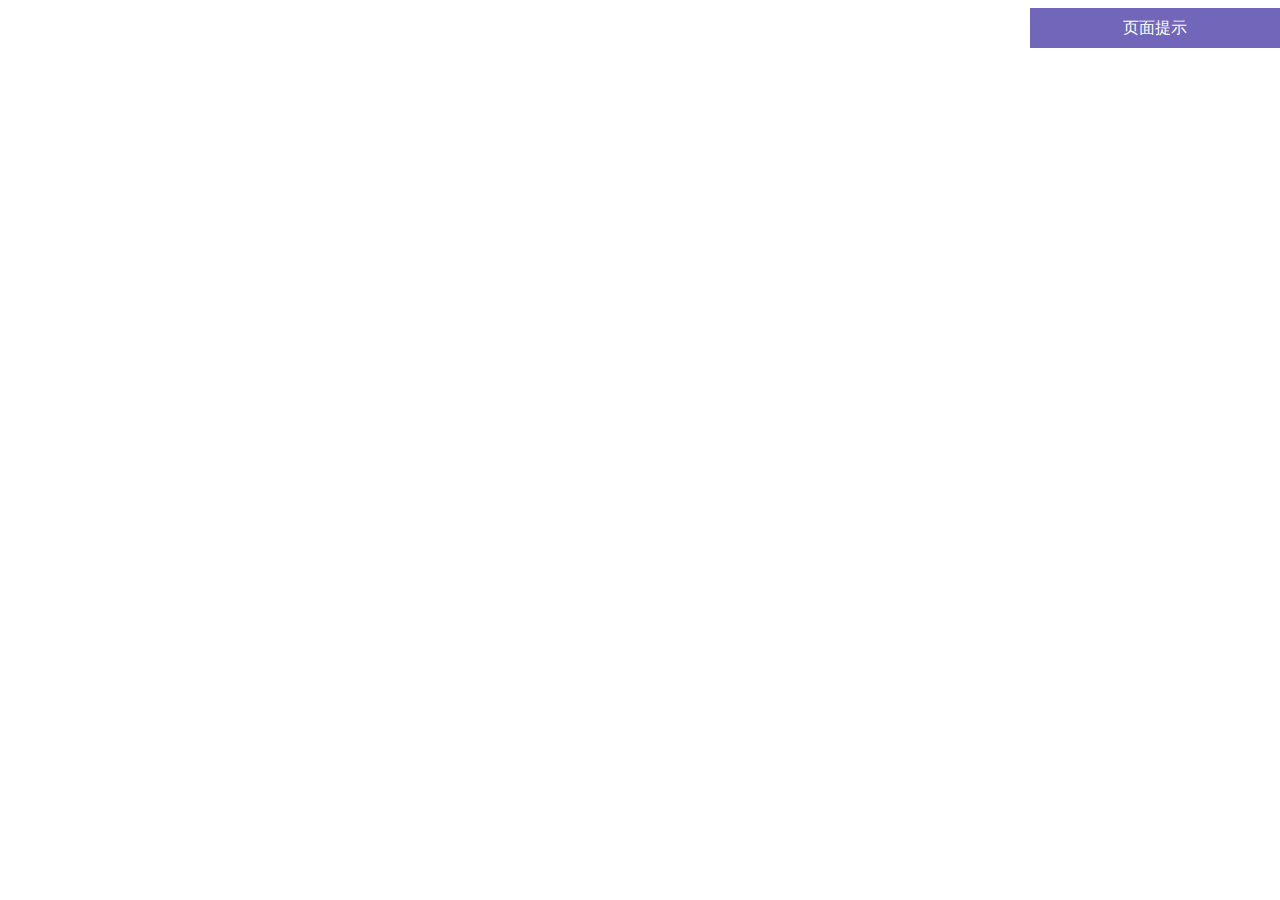
<file: tushi/index.html>
<!DOCTYPE html>
<html lang="zh">
<head>
	<title>CSS3网页平滑过渡效果</title>
	<meta charset="utf-8">
	<style type="text/css">
	.pl-tishi-xianshi{
		-webkit-animation:moveDown 0.6s ease-in-out 0.3s backwards;
		-moz-animation:moveDown 0.6s ease-in-out 0.3s backwards;
		-o-animation:moveDown 0.6s ease-in-out 0.3s backwards;
		-ms-animation:moveDown 0.6s ease-in-out 0.3s backwards;
		animation:moveDown 1.3s ease-in-out 0.1s backwards;
	}
	/*动画需要几帧完成*/
	@-webkit-keyframes moveDown{
		0%{-webkit-transform:translateX(250px);opacity: 0;}
		100%{-webkit-transform:translateX(0px);opacity: 1;}
	}
	@-moz-keyframes moveDown{
		0%{-moz-transform:translateX(250px);opacity: 0;}
		100%{-moz-transform:translateX(0px);opacity: 1;}
	}
	@-o-keyframes moveDown{
		0%{-o-transform:translateX(250px);opacity: 0;}
		100%{-o-transform:translateX(0px);opacity: 1;}
	}
	@-ms-keyframes moveDown{
		0%{-ms-transform:translateX(250px);opacity: 0;}
		100%{-ms-transform:translateX(0px);opacity: 1;}
	}
	@keyframes moveDown{
		0%{transform:translateX(250px);opacity: 0;}
		100%{transform:translateX(0px);opacity: 1;}
	}

	.pl-tishi-yingchang{
		-webkit-animation:moveDown 0.6s ease-in-out 0.3s backwards;
		-moz-animation:moveDown 0.6s ease-in-out 0.3s backwards;
		-o-animation:moveDown 0.6s ease-in-out 0.3s backwards;
		-ms-animation:moveDown 0.6s ease-in-out 0.3s backwards;
		animation:moveDown 1.3s ease-in-out 0.1s backwards;
	}
	/*动画需要几帧完成*/
	@-webkit-keyframes moveDown{
		0%{-webkit-transform:translateX(-250px);opacity: 0;}
		100%{-webkit-transform:translateX(0px);opacity: 1;}
	}
	@-moz-keyframes moveDown{
		0%{-moz-transform:translateX(-250px);opacity: 0;}
		100%{-moz-transform:translateX(0px);opacity: 1;}
	}
	@-o-keyframes moveDown{
		0%{-o-transform:translateX(-250px);opacity: 0;}
		100%{-o-transform:translateX(0px);opacity: 1;}
	}
	@-ms-keyframes moveDown{
		0%{-ms-transform:translateX(-250px);opacity: 0;}
		100%{-ms-transform:translateX(0px);opacity: 1;}
	}
	@keyframes moveDown{
		0%{transform:translateX(0px);opacity: 0;}
		100%{transform:translateX(250px);opacity: 1;}
	}

	.pl-tishi{
		position: fixed;
		right: -0;
		width: 250px;
		height: 40px;
		background: #7266ba;
		/*border-radius: 4px;*/
		transition:width 2s;
	}
	.pl-tishi:hover{
		width:300px;
	}
	.pl-tishi-text{
		line-height: 40px;
		text-align: center;
		color: #fff;
	}
	</style>
</head>
<body>
<!-- pl-tishi-xianshi 显示 -->
<!-- pl-tishi-yingchang 隐藏 -->
<div class="pl-tishi">
	<div class="pl-tishi-text">
		页面提示
	</div>
</div>

</body>
</html>
</file>
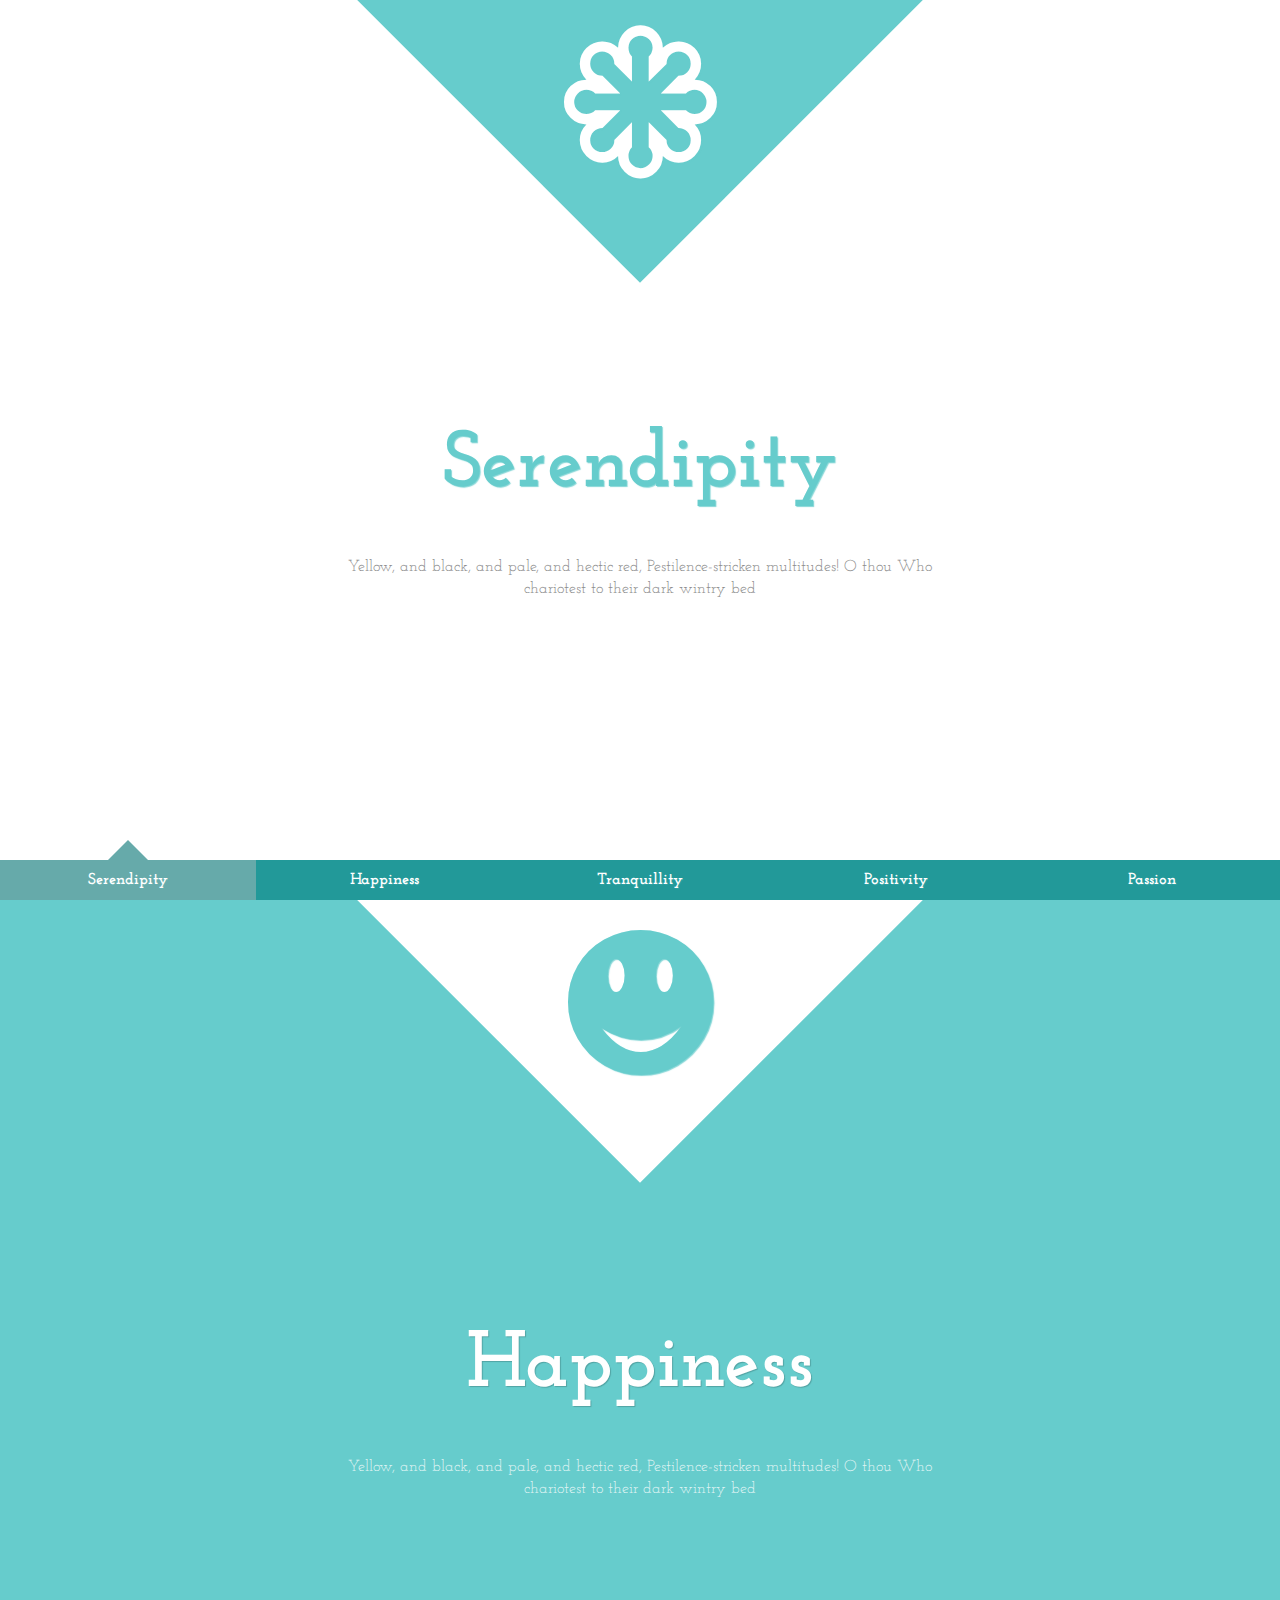
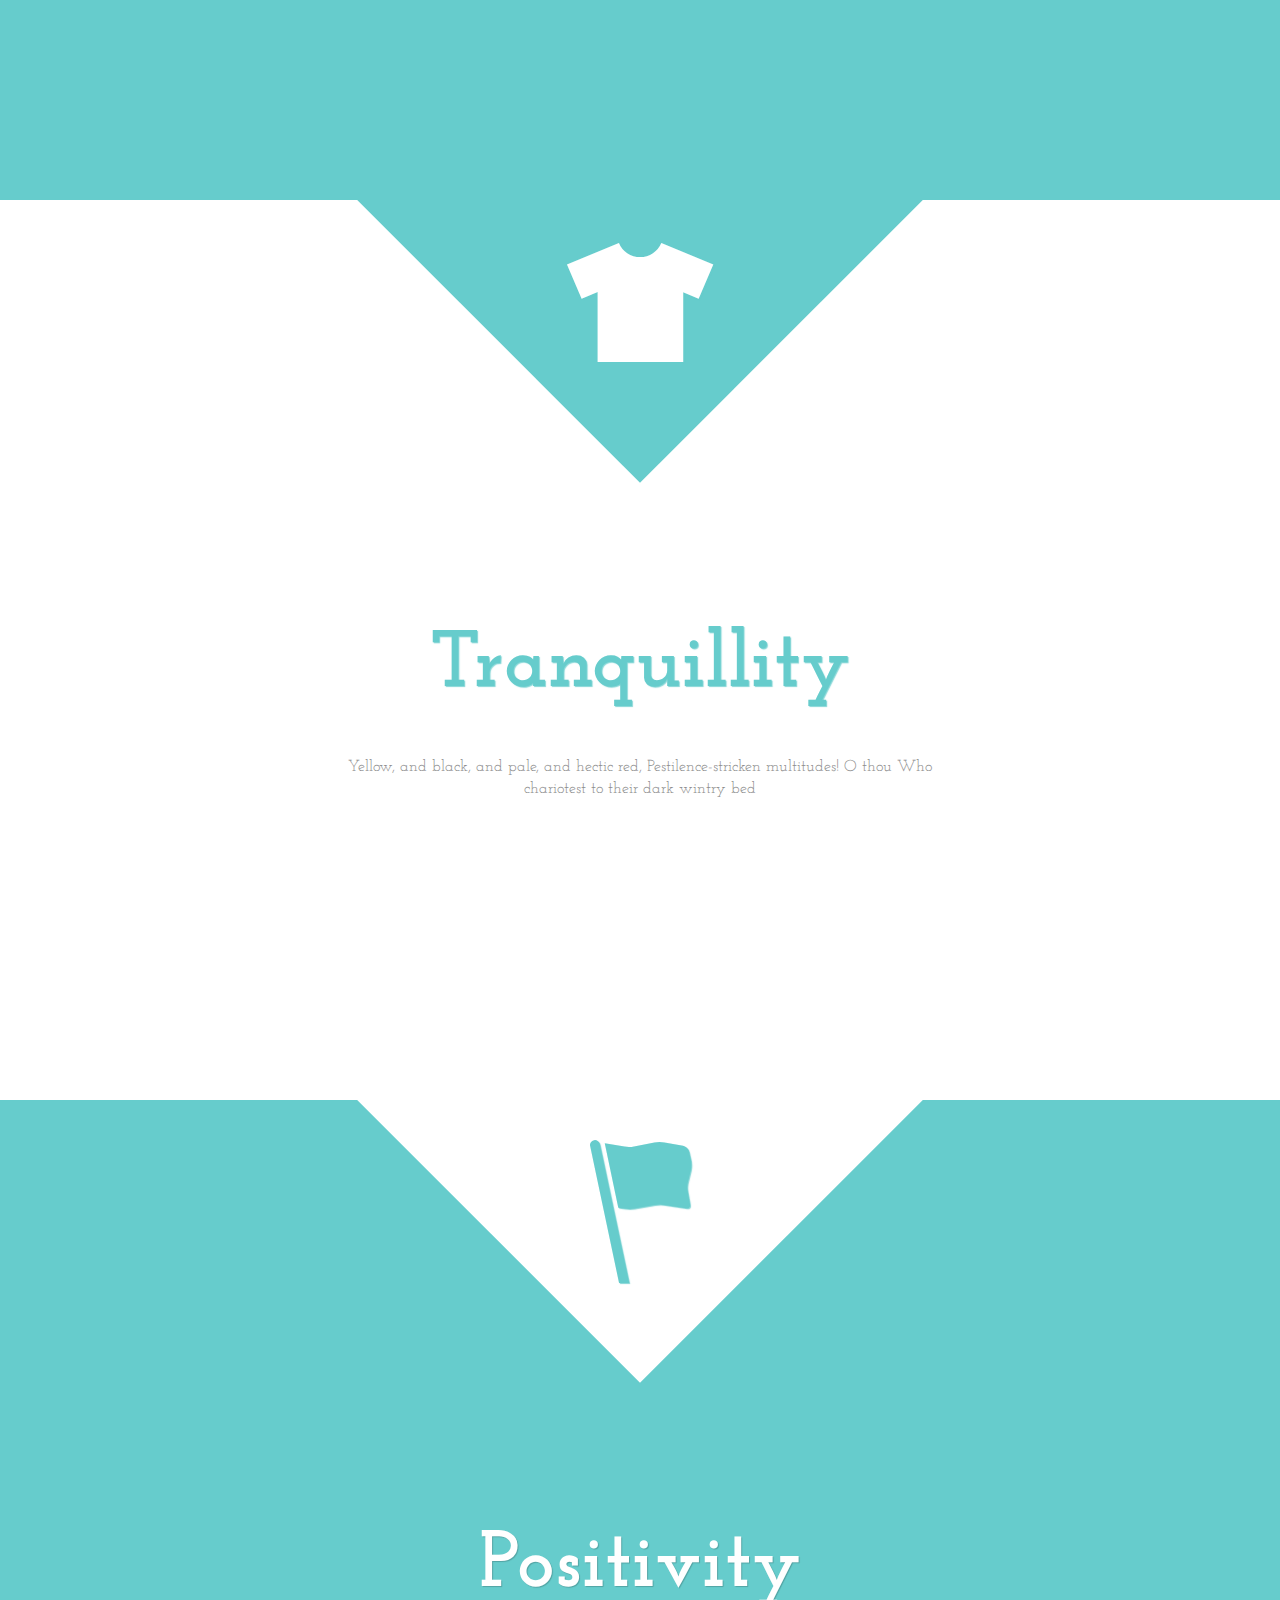
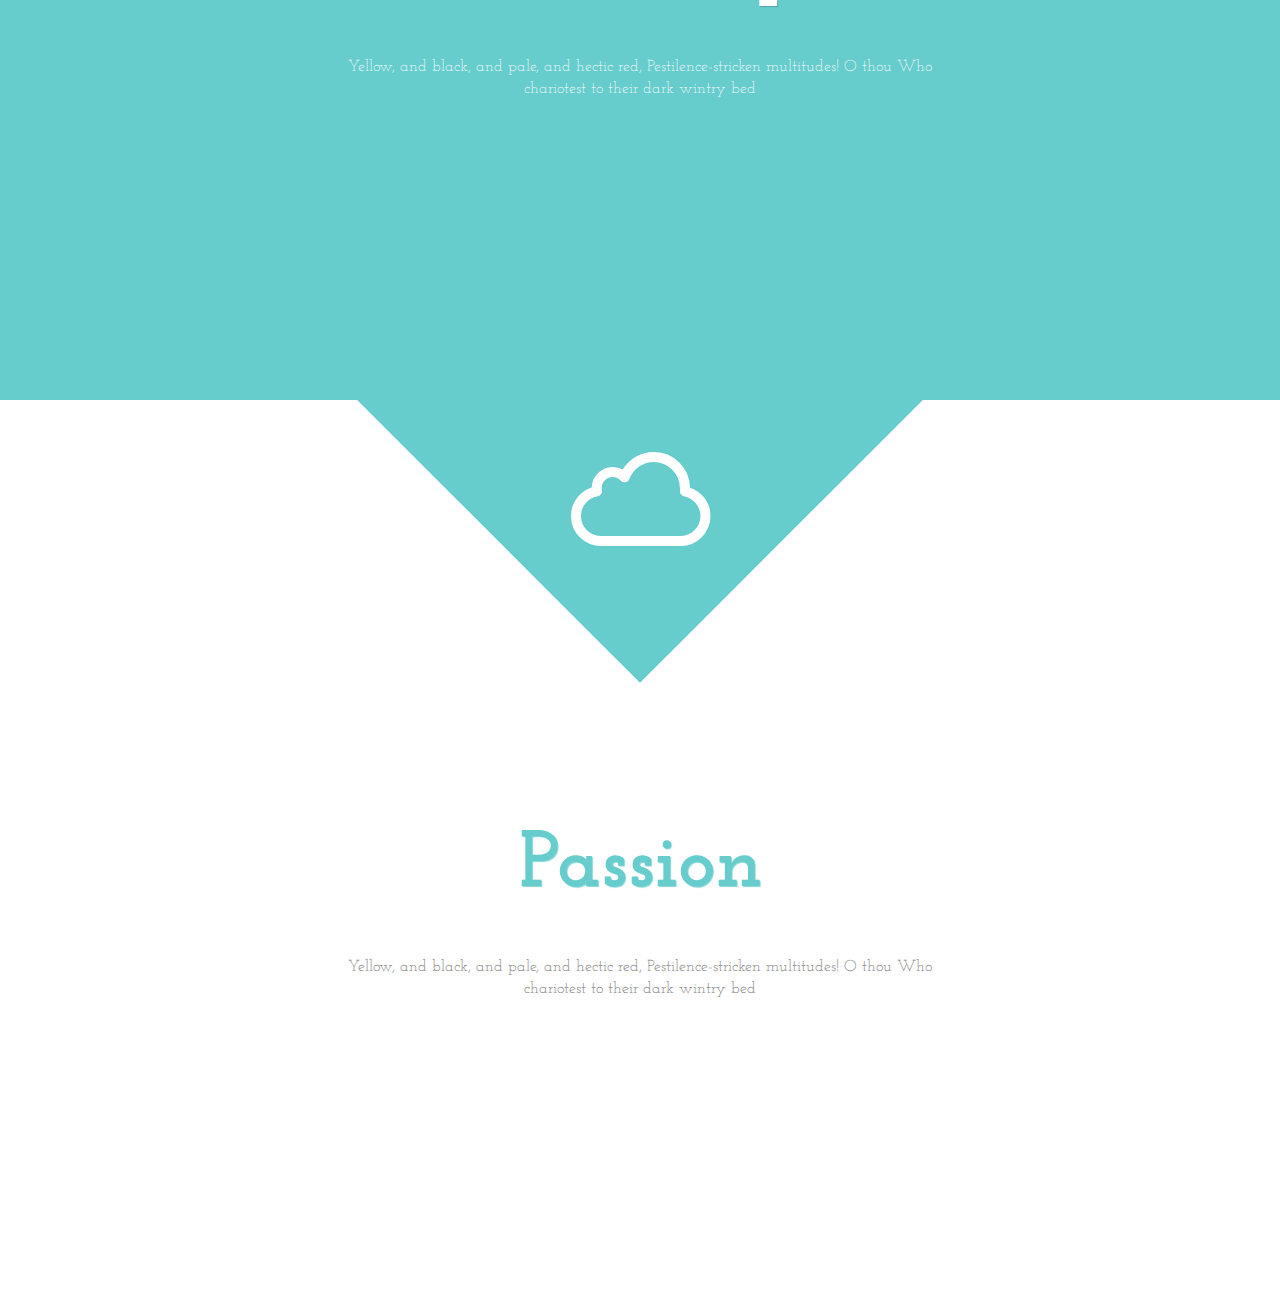
<file: yemianqiehuan/index.html>
<!DOCTYPE html>
<html lang="zh">
<head>
	<title>CSS3网页平滑过渡效果</title>
	<meta charset="utf-8">
	<!-- 告诉IE使用最新的渲染模式,防止低版本IE不支持css3的一些属性 -->
	<meta httpd-equiv="X-UA-Compatible" content="IE-edge,chrome=1">
	<!-- 强制页面宽带适应设备宽度,不出现滚动条,不允许用户缩放  -->
	<meta name="viewport" content="width=device-width,initial-scale=1">
	<!-- 字体库 -->
	<link rel="stylesheet" type="text/css" href="http://fonts.googleapis.com/css?family=Josefin+Slab:400,700">
	<!-- 默认的全局样式 -->
	<link rel="stylesheet" type="text/css" href="./css/normalize.css">
	<link rel="stylesheet" type="text/css" href="./css/style.css">
</head>
<body>
<div class="container">
	<div class="st-container">
		<!-- 导航开始 -->
		<input type="radio" name="radio-set" checked="checked" id="st-control-1">
		<a href="#st-panel-1">Serendipity</a>
		<input type="radio" name="radio-set"  id="st-control-2">
		<a href="#st-panel-2">Happiness</a>
		<input type="radio" name="radio-set" id="st-control-3">
		<a href="#st-panel-3">Tranquillity</a>
		<input type="radio" name="radio-set" id="st-control-4">
		<a href="#st-panel-4">Positivity</a>
		<input type="radio" name="radio-set" id="st-control-5">
		<a href="#st-panel-5">Passion</a>
		<!-- 导航结束 -->

		<!-- 内容开始 -->
		<div class="st-scroll">
			<section class="st-panel" id="st-panel-1">
				<div class="st-desc" data-icon="H"></div>
				<h2>Serendipity</h2>
				<p>Yellow, and black, and pale, and hectic red, Pestilence-stricken multitudes! O thou Who chariotest to their dark wintry bed</p>
			</section>
			<section class="st-panel st-color" id="st-panel-2">
				<div class="st-desc" data-icon="2"></div>
				<h2>Happiness</h2>
				<p>Yellow, and black, and pale, and hectic red, Pestilence-stricken multitudes! O thou Who chariotest to their dark wintry bed</p>
			</section>
			<section class="st-panel" id="st-panel-3">
				<div class="st-desc" data-icon="B"></div>
				<h2>Tranquillity</h2>
				<p>Yellow, and black, and pale, and hectic red, Pestilence-stricken multitudes! O thou Who chariotest to their dark wintry bed</p>
			</section>
			<section class="st-panel st-color" id="st-panel-4">
				<div class="st-desc" data-icon="x"></div>
				<h2>Positivity</h2>
				<p>Yellow, and black, and pale, and hectic red, Pestilence-stricken multitudes! O thou Who chariotest to their dark wintry bed</p>
			</section>
			<section class="st-panel" id="st-panel-5">
				<div class="st-desc" data-icon="l"></div>
				<h2>Passion</h2>
				<p>Yellow, and black, and pale, and hectic red, Pestilence-stricken multitudes! O thou Who chariotest to their dark wintry bed</p>
			</section>
		</div>
		<!-- 内容结束 -->

	</div>
</div>
</body>
</html>
</file>
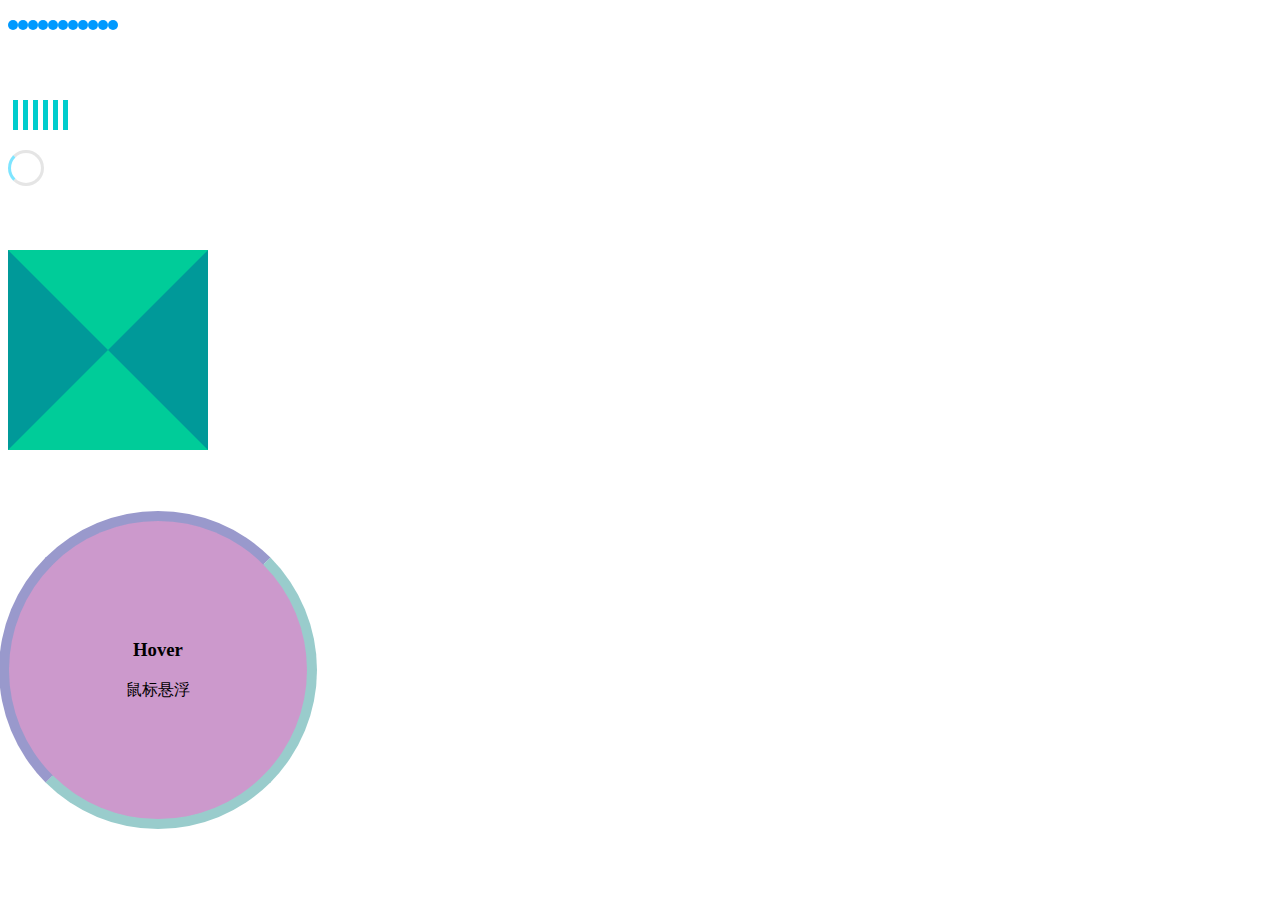
<file: tushi/qibao.html>
<!DOCTYPE html>
<html>
<head>
	<title>气泡</title>
	<meta charset="utf-8">
	<style type="text/css">
		.divleft{
			margin-top: 20px;
			height: 80px;
			width: 100%;
		}
		/* 气泡开始*/
		.spinner{
			float: left;
			width: 10px;
			height: 10px;
			background-color: #0099FF;
			border-radius: 100%;
			/*margin: 100px auto;*/
			-webkit-animation: fadeOut 2.0s infinite ease-in-out;
			-moz-animation: fadeOut 2.0s infinite ease-in-out;
			-ms-animation: fadeOut 2.0s infinite ease-in-out;
			-o-animation: fadeOut 2.0s infinite ease-in-out;
			animation: fadeOut 2.0s infinite ease-in-out;
		}
		@-webkit-keyframes fadeOut{0%{transform: scale(0.0);}100%{transform: scale(1.0);opacity: 0;}}
		@-moz-keyframes fadeOut{0%{transform: scale(0.0);}100%{transform: scale(1.0);opacity: 0;}}
		@-ms-keyframes fadeOut{0%{transform: scale(0.0);}100%{transform: scale(1.0);opacity: 0;}}
		@-o-keyframes fadeOut{0%{transform: scale(0.0);}100%{transform: scale(1.0);opacity: 0;}}
		@keyframes fadeOut{0%{transform: scale(0.0);}100%{transform: scale(1.0);opacity: 0;}}
		/*气泡结束*/

		/*上下缩放开始*/
		.sahngxiasuof{
			height: 30px;
			width: 100%;
		}
		.sahngxiasuof .line{
			margin-left: 5px;
			float: left;
			line-height: 80px;
			width: 5px;
			height: 100%;
			background: #00CCCC;
			-webkit-animation: shangxiajd 1.4s infinite ease-in-out;
			-moz-animation: shangxiajd 1.4s infinite ease-in-out;
			-ms-animation: shangxiajd 1.4s infinite ease-in-out;
			-o-animation: shangxiajd 1.4s infinite ease-in-out;
			animation: shangxiajd 1.4s infinite ease-in-out;
		}
		.sahngxiasuof .line1{
			-webkit-animation-delay: -1.4s;
			-moz-animation-delay: -1.4s;
			-ms-animation-delay: -1.4s;
			-o-animation-delay: -1.4s;
			animation-delay: -1.4s;
		}
		.sahngxiasuof .line2{
			-webkit-animation-delay: -1.3s;
			-moz-animation-delay: -1.3s;
			-ms-animation-delay: -1.3s;
			-o-animation-delay: -1.3s;
			animation-delay: -1.3s;
		}
		.sahngxiasuof .line3{
			-webkit-animation-delay: -1.2s;
			-moz-animation-delay: -1.2s;
			-ms-animation-delay: -1.2s;
			-o-animation-delay: -1.2s;
			animation-delay: -1.2s;
		}
		.sahngxiasuof .line4{
			-webkit-animation-delay: -1.1s;
			-moz-animation-delay: -1.1s;
			-ms-animation-delay: -1.1s;
			-o-animation-delay: -1.1s;
			animation-delay: -1.1s;
		}
		.sahngxiasuof .line5{
			-webkit-animation-delay: -1.0s;
			-moz-animation-delay: -1.0s;
			-ms-animation-delay: -1.0s;
			-o-animation-delay: -1.0s;
			animation-delay: -1.0s;
		}
		.sahngxiasuof .line6{
			-webkit-animation-delay: -0.9s;
			-moz-animation-delay: -0.9s;
			-ms-animation-delay: -0.9s;
			-o-animation-delay: -0.9s;
			animation-delay: -0.9s;
		}
		@-webkit-keyframes shangxiajd{0%,40%,100%{transform:scaleY(0.5);}20%{transform:scaleY(1.2);}}
		@-moz-keyframes shangxiajd{0%,40%,100%{transform:scaleY(0.5);}20%{transform:scaleY(1.2);}}
		@-ms-keyframes shangxiajd{0%,40%,100%{transform:scaleY(0.5);}20%{transform:scaleY(1.2);}}
		@-o-keyframes shangxiajd{0%,40%,100%{transform:scaleY(0.5);}20%{transform:scaleY(1.2);}}
		@keyframes shangxiajd{0%,40%,100%{transform:scaleY(0.5);}20%{transform:scaleY(1.2);}}
		/*上下缩放结束*/

		/*缓冲圆环开始*/
		.huanchonyh{
			width: 30px;
			height: 30px;
			border:3px solid #ccc;
			border-left-color:#00CCFF;
			opacity: 0.5;
			border-radius: 100%;
			-webkit-animation: haunchon 1.0s infinite ease-in-out;
			-moz-animation: haunchon 1.0s infinite ease-in-out;
			-ms-animation: haunchon 1.0s infinite ease-in-out;
			-o-animation: haunchon 1.0s infinite ease-in-out;
			animation: haunchon 1.0s infinite ease-in-out;
		}
		@-webkit-keyframes haunchon{0%{transform: rotate(0deg);}100%{transform: rotate(360deg);}}
		@-moz-keyframes haunchon{0%{transform: rotate(0deg);}100%{transform: rotate(360deg);}}
		@-ms-keyframes haunchon{0%{transform: rotate(0deg);}100%{transform: rotate(360deg);}}
		@-o-keyframes haunchon{0%{transform: rotate(0deg);}100%{transform: rotate(360deg);}}
		@keyframes haunchon{0%{transform: rotate(0deg);}100%{transform: rotate(360deg);}}
		/*缓冲圆环结束*/

		/*三角形开始*/
		.shanjx{
			height: 250px;
		}
		.shanjiaos{
			width: 0px;
			height: 0px;
			border-top: 100px solid #00CC99;
			border-right: 100px solid #009999;
			border-bottom: 100px solid #00CC99;
			border-left: 100px solid #009999;
		}
		/*三角形结束*/

		/*hover改变样式开始*/
			.hvoera,.img,.mask,.border{
				width: 300px;
				height: 300px;
				border-radius: 100%;
			}
			.hvoera .img{
				background: #CC99CC;
				background-size: cover;
				background-position: 50% 50%;
			}
			.hvoera{
				position: relative;
				display: block;
			}
			.hvoera .mask,.hvoera .border{
				position: absolute;
				left: 0;
				top: 0;
			}
			.hvoera .mask{
				text-align: center;
				color: rgba(255,255,255,0);
				transition: all 0.5s ease-in;
			}
			.hvoera .mask .info{
				color: #000;
				margin-top: 50%;
				transform: translateY(-50%);
			}
			.hvoera .border{
				width: 298px;
				height: 298px;
				border:10px solid #99CCCC;
				border-left-color: #9999CC;
				border-top-color: #9999CC;
				left: -9px;
				top: -9px;
				/*box-sizing: border-box;*/
				transition: all 0.5s ease-in;

			}
			.hvoera:hover .info{
				color: #fff;
			}
			.hvoera:hover .mask{
				background-color: rgba(0,0,0,.5); 
				color: rgba(255,255,255,1);
			}
			.hvoera:hover .border{
				transform: rotate(180deg);

			}
		/*hover改变样式结束*/
	</style>
</head>
<body>
<div class="divleft">
	<div class="spinner"></div>
	<div class="spinner"></div>
	<div class="spinner"></div>
	<div class="spinner"></div>
	<div class="spinner"></div>
	<div class="spinner"></div>
	<div class="spinner"></div>
	<div class="spinner"></div>
	<div class="spinner"></div>
	<div class="spinner"></div>
	<div class="spinner"></div>
</div>

<div class="sahngxiasuof">
	<div class="line1 line"></div>
	<div class="line2 line"></div>
	<div class="line3 line"></div>
	<div class="line4 line"></div>
	<div class="line5 line"></div>
	<div class="line6 line"></div>
</div>

<!-- 缓冲圆环 -->
<div class="divleft">
<div class="huanchonyh"></div>
</div>

<!-- 三角形 -->
<div class="divleft shanjx">
<div class="shanjiaos"></div>
</div>

<!-- hover改变样式 -->
<div class="divleft shanjx">
	<a href="" class="hvoera">
		<div class="img"></div>
		<div class="mask">
			<div class="info">
				<h3>Hover</h3>
				<p>鼠标悬浮</p>
			</div>
		</div>
		<div class="border"></div>
	</a>
</div>
</body>
</html>
</file>
<file: yemianqiehuan/css/style.css>
@font-face{
	font-family:"raphaelicons";
	src:url('../fonts/raphaelicons-webfont.eot') format('eot'),
	url('../fonts/raphaelicons-webfont.svg') format('svg'),
	url('../fonts/raphaelicons-webfont.ttf') format('truetype'),
	url('../fonts/raphaelicons-webfont.woff') format('woff');
	font-weight: normal;
	font-style: normal;
}

body{
	font-family: Georgia,serif;
	background: #ddd;
	font-weight: 400;
	font-size: 15px;
	color: #333;
	overflow: hidden;
	-webkit-font-smoothing:antialiased;
}

a{
	text-decoration: none;
	color: #555;
}

.clr{
	width: 0;
	height: 0;
	overflow: hidden;
	clear: both;
	padding: 0;
	margin: 0;
}

.st-container{
	width: 100%;
	height: 100%;
	position: absolute;
	left: 0;
	top: 0;
	font-family: "Josefin Slab","Myriad Pro",Arial,sans-serif;
}

.st-container > input,
.st-container > a{
	width: 20%;
	height: 40px;
	line-height: 40px;
	position: fixed;
	bottom: 0;
	cursor: pointer;
}

.st-container > input{
	opacity: 0;
	z-index: 1000;
}

.st-container > a{
	z-index: 10;
	font-weight: 900;
	font-size: 16px;
	background:#229999;
	text-align: center;
	color: #fff;
	text-shadow: 1px 1px 1px rgba(102,204,204,0.2);
}

#st-control-1,#st-control-1 + a{
	left: 0%;
}

#st-control-2,#st-control-2 + a{
	left: 20%;
}

#st-control-3,#st-control-3 + a{
	left: 40%;
}
#st-control-4,#st-control-4 + a{
	left: 60%;
}
#st-control-5,#st-control-5 + a{
	left: 80%;
}

/*选中改变背景色,被选中的hover鼠标滑过是还是这个颜色*/
.st-container input:checked + a,
.st-container input:checked:hover + a
{
	background: #66AAAA;
}

/*三角形*/
.st-container input:checked + a:after{
	content: "";
	width: 0;
	height: 0;
	overflow: hidden;
	border:20px solid transparent;
	border-bottom-color:#66AAAA;
	position: absolute;
	bottom: 100%;
	left: 50%;
	margin-left: -20px;
}

.st-container input:hover + a{
	background: #669999;
}


/*内容*/
.st-scroll,
.st-panel{
	width: 100%;
	height: 100%;
	position: relative;
}

/*-webkit-backface-visibility:hidden; 当定义元素不面向屏幕时是否可见的*/
.st-scroll{
	left: 0;
	top: 0;
	-webkit-transform:translate3d(0,0,0);
	-moz-transform:translate3d(0,0,0);
	-o-transform:translate3d(0,0,0);
	-ms-transform:translate3d(0,0,0);
	transform:translate3d(0,0,0);
	-webkit-backface-visibility:hidden;
	/*过渡动画*/
	-webkit-transition:all 0.6s ease-in-out;
	-moz-transition:all 0.6s ease-in-out;
	-o-transition:all 0.6s ease-in-out;
	-ms-transition:all 0.6s ease-in-out;
	transition:all 0.6s ease-in-out;
}

.st-panel{
	background: #fff;
	overflow: hidden;
}

#st-control-1:checked ~ .st-scroll{
	-webkit-transform:translateY(0%);
	-moz-transform:translateY(0%);
	-o-transform:translateY(0%);
	-ms-transform:translateY(0%);
	transform:translateY(0%);
}

#st-control-2:checked ~ .st-scroll{
	-webkit-transform:translateY(-100%);
	-moz-transform:translateY(-100%);
	-o-transform:translateY(-100%);
	-ms-transform:translateY(-100%);
	transform:translateY(-100%);
}

#st-control-3:checked ~ .st-scroll{
	-webkit-transform:translateY(-200%);
	-moz-transform:translateY(-200%);
	-o-transform:translateY(-200%);
	-ms-transform:translateY(-200%);
	transform:translateY(-200%);
}

#st-control-4:checked ~ .st-scroll{
	-webkit-transform:translateY(-300%);
	-moz-transform:translateY(-300%);
	-o-transform:translateY(-300%);
	-ms-transform:translateY(-300%);
	transform:translateY(-300%);
}
#st-control-5:checked ~ .st-scroll{
	-webkit-transform:translateY(-400%);
	-moz-transform:translateY(-400%);
	-o-transform:translateY(-400%);
	-ms-transform:translateY(-400%);
	transform:translateY(-400%);
}

/*图标背景 三角 正方形,45旋转,隐藏一半*/
.st-desc{
	width: 400px;
	height: 400px;
	background: #66CCCC;
	position: absolute;
	left: 50%;
	top: 0;
	margin-left: -200px;
	-webkit-transform:translateY(-50%) rotate(45deg);
	-moz-transform:translateY(-50%) rotate(45deg);
	-o-transform:translateY(-50%) rotate(45deg);
	-ms-transform:translateY(-50%) rotate(45deg);
	transform:translateY(-50%) rotate(45deg);
}
/*图标*/
[data-icon]:after{
	content: attr(data-icon);
	width: 300px;
	height: 300px;
	color: #fff;
	font-size: 200px;
	text-align: center;
	/*line-height: 200px;*/
	position: absolute;
	left: 40%;
	top: 40%;
	/*旋转 位置改变*/
	-webkit-transform:translateY(0%) rotate(-45deg);
	-moz-transform:translateY(0%) rotate(-45deg);
	-o-transform:translateY(0%) rotate(-45deg);
	-ms-transform:translateY(0%) rotate(-45deg);
	transform:translateY(0%) rotate(-45deg);
	/*引入字体*/
	font-family: "raphaelicons";
	/*阴影*/
	text-shadow: 1px 1px 1px rgba(102,204,204,0.8);
}


/*标题*/
.st-panel h2{
	color: #66CCCC;
	font-size: 80px;
	text-align: center;
	font-weight: 900;
	width: 100%;
	position: absolute;
	top: 40%;
	text-shadow: 1px 1px 1px rgba(102,204,204,0.8);
	-webkit-backface-visibility:hidden;
}

/*选中的标题动画  animation  名称 动画时间 慢-快-慢 延时 动画看是播放处于开始状态*/
#st-control-1:checked ~ .st-scroll #st-panel-1 h2,
#st-control-2:checked ~ .st-scroll #st-panel-2 h2,
#st-control-3:checked ~ .st-scroll #st-panel-3 h2,
#st-control-4:checked ~ .st-scroll #st-panel-4 h2,
#st-control-5:checked ~ .st-scroll #st-panel-5 h2{
	-webkit-animation:moveDown 0.6s ease-in-out 0.3s backwards;
	-moz-animation:moveDown 0.6s ease-in-out 0.3s backwards;
	-o-animation:moveDown 0.6s ease-in-out 0.3s backwards;
	-ms-animation:moveDown 0.6s ease-in-out 0.3s backwards;
	animation:moveDown 0.6s ease-in-out 0.3s backwards;
}
/*动画需要几帧完成*/
@-webkit-keyframes moveDown{
	0%{-webkit-transform:translateY(-40px);opacity: 0;}
	100%{-webkit-transform:translateY(0px);opacity: 1;}
}
@-moz-keyframes moveDown{
	0%{-moz-transform:translateY(-40px);opacity: 0;}
	100%{-moz-transform:translateY(0px);opacity: 1;}
}
@-o-keyframes moveDown{
	0%{-o-transform:translateY(-40px);opacity: 0;}
	100%{-o-transform:translateY(0px);opacity: 1;}
}
@-ms-keyframes moveDown{
	0%{-ms-transform:translateY(-40px);opacity: 0;}
	100%{-ms-transform:translateY(0px);opacity: 1;}
}
@keyframes moveDown{
	0%{transform:translateY(-40px);opacity: 0;}
	100%{transform:translateY(0px);opacity: 1;}
}
/*文本 动画*/
#st-control-1:checked ~ .st-scroll #st-panel-1 p,
#st-control-2:checked ~ .st-scroll #st-panel-2 p,
#st-control-3:checked ~ .st-scroll #st-panel-3 p,
#st-control-4:checked ~ .st-scroll #st-panel-4 p,
#st-control-5:checked ~ .st-scroll #st-panel-5 p{
	-webkit-animation:movexia 0.6s ease-in-out 0.3s backwards;
	-moz-animation:movexia 0.6s ease-in-out 0.3s backwards;
	-o-animation:movexia 0.6s ease-in-out 0.3s backwards;
	-ms-animation:movexia 0.6s ease-in-out 0.3s backwards;
	animation:movexia 0.6s ease-in-out 0.3s backwards;
}
/*0%到100%不同样式*/
@-webkit-keyframes movexia{
	0%{-webkit-transform:translateY(40px);opacity: 0;}
	100%{-webkit-transform:translateY(0px);opacity: 1;}
}
@-moz-keyframes movexia{
	0%{-moz-transform:translateY(40px);opacity: 0;}
	100%{-moz-transform:translateY(0px);opacity: 1;}
}
@-o-keyframes movexia{
	0%{-o-transform:translateY(40px);opacity: 0;}
	100%{-o-transform:translateY(0px);opacity: 1;}
}
@-ms-keyframes movexia{
	0%{-ms-transform:translateY(40px);opacity: 0;}
	100%{-ms-transform:translateY(0px);opacity: 1;}
}
@keyframes movexia{
	0%{transform:translateY(40px);opacity: 0;}
	100%{transform:translateY(0px);opacity: 1;}
}

/*段落*/
.st-panel p{
	position: absolute;
	width: 50%;
	left: 25%;
	top: 60%;
	font-size: 16px;
	line-height: 22px;
	padding: 0;
	text-align: center;
	-webkit-backface-visibility:hidden;
	color: #8b8b8b;
}


.st-color{
	background: #66CCCC;
}
.st-color .st-desc{
	background: #fff;
}
.st-color [data-icon]:after{
	color: #66CCCC;
}
.st-color h2{
	color: #fff;
	text-shadow: 1px 1px 1px rgba(0,0,0,0.2);
}
.st-color p{
	color: rgba(255,255,255,0.8);

}

/*自适应*/
@media screen and (max-width:520px){
	.st-panel h2{
		top: 30%;
		font-size: 40px;
	}
	.st-panel p{
		top: 45%;
	}
	.st-container > a{
		font-size:10px;
	}
	/*选中三角形*/
	.st-container input:checked + a:after{
		content: "";
		width: 0;
		height: 0;
		overflow: hidden;
		border:10px solid transparent;
		border-bottom-color:#66AAAA;
		position: absolute;
		bottom: 100%;
		left: 50%;
		margin-left: -10px;
	}
	/*顶部图标背景*/
	.st-desc{
		width: 200px;
		height: 200px;
		background: #66CCCC;
		position: absolute;
		left: 50%;
		top: 0;
		margin-left: -100px;
		-webkit-transform:translateY(-50%) rotate(45deg);
		-moz-transform:translateY(-50%) rotate(45deg);
		-o-transform:translateY(-50%) rotate(45deg);
		-ms-transform:translateY(-50%) rotate(45deg);
		transform:translateY(-50%) rotate(45deg);
	}
	/*图标*/
	[data-icon]:after{
		content: attr(data-icon);
		width: 100px;
		height: 100px;
		color: #fff;
		font-size: 100px;
		text-align: center;
		/*line-height: 200px;*/
		position: absolute;
		left: 45%;
		top: 45%;
		/*旋转 位置改变*/
		-webkit-transform:translateY(0%) rotate(-45deg);
		-moz-transform:translateY(0%) rotate(-45deg);
		-o-transform:translateY(0%) rotate(-45deg);
		-ms-transform:translateY(0%) rotate(-45deg);
		transform:translateY(0%) rotate(-45deg);
		/*引入字体*/
		font-family: "raphaelicons";
		/*阴影*/
		text-shadow: 1px 1px 1px rgba(102,204,204,0.8);
	}
}
</file>
